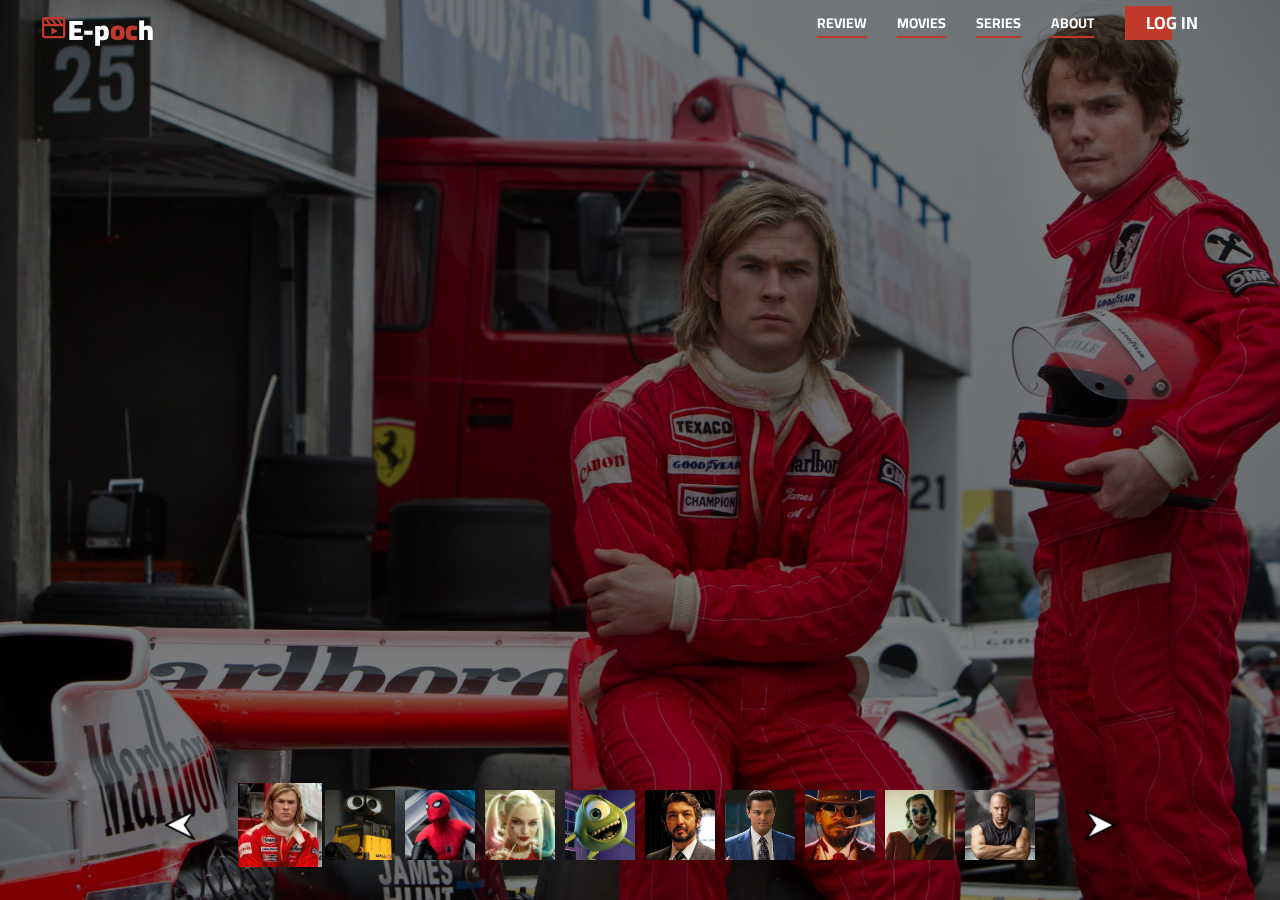
<file: pages/movies.html>
<!DOCTYPE html>
<html lang="en">
<head>
    <meta charset="UTF-8">
    <meta http-equiv="X-UA-Compatible" content="IE=edge">
    <meta name="viewport" content="width=device-width, initial-scale=1.0">
    <meta name="description" content="This is the website of movies where you can find premieres, info and actors">
    <meta name="keywords"  content="MOVIES,CINEMA,STREAM, PREMIERE, HOUSE OF GUCCI, SPACE JAM">
    <!--Google fonts-->
    <link rel="preconnect" href="https://fonts.googleapis.com">
    <link rel="preconnect" href="https://fonts.gstatic.com" crossorigin>
    <link href="https://fonts.googleapis.com/css2?family=Crimson+Pro:wght@600&display=swap" rel="stylesheet">
    <!-- Google Fonts -->
    <link rel="preconnect" href="https://fonts.gstatic.com">
    <link href="https://fonts.googleapis.com/css2?family=Cairo:wght@200;300;400;600;700;900&display=swap" rel="stylesheet">
    <!-- BOX ICONS -->
    <link href='https://unpkg.com/boxicons@2.0.7/css/boxicons.min.css' rel='stylesheet'>
    <title>Movies</title>
    <link rel="stylesheet" href="../css/bootstrap.min.css">
    <link rel="stylesheet" href="../css/moviestv.css">
</head>
<body>
    <!------------------- Nav ------------------>
    <div class="nav-wrapper">
      <div class="containernav">
          <div class="nav">
              <a href="../index.html" class="logonav">
                  <i class='bx bx-movie-play bx-tada main-color'></i>E-p<span class="main-color">oc</span>h
              </a>
              <ul class="nav-menu" id="nav-menu">
                  <li><a class="linefortext" href="../pages/review.html">Review</a></li>
                  <li><a class="linefortext" href="../pages/movies.html">Movies</a></li>
                  <li><a class="linefortext"  href="../pages/tvshows.html">Series</a></li>
                  <li><a class="linefortext" href="../pages/about.html">About</a></li>
                  <li>
                      <a href="../pages/login.html" class="btn btn-hover">
                          <span>Log in</span>
                      </a>
                  </li>
              </ul>
              <!-- MOBILE MENU -->
              <div class="hamburger-menu" id="hamburger-menu">
                  <div class="hamburger"></div>
              </div>
              <!-- END MOBILE MENU -->
          </div>
      </div>
  </div>
  <!------------------- Fin Nav ------------------>

    <!--Section Carousel -->
        <section class="home">
            <div id="carousel" class="carousel slide" data-ride="carousel">
            <div class="carousel-controls">
              <ol class="carousel-indicators">
                <li data-target="#carousel" data-slide-to="0" class="active" style="background-image:url('../images/carrruselimgpequeñas/rush.jpg')"></li>
                <li data-target="#carousel" data-slide-to="1" style="background-image:url('../images/carrruselimgpequeñas/walle.jpg')"></li>
                <li data-target="#carousel" data-slide-to="2" style="background-image:url('../images/carrruselimgpequeñas/spider.jpg')"></li>
                <li data-target="#carousel" data-slide-to="3" style="background-image:url('../images/carrruselimgpequeñas/harlu.jpeg')"></li>
                <li data-target="#carousel" data-slide-to="4" style="background-image:url('../images/carrruselimgpequeñas/mike.jpg')"></li>
                <li data-target="#carousel" data-slide-to="5" style="background-image:url('../images/carrruselimgpequeñas/darin.jpg')"></li>
                <li data-target="#carousel" data-slide-to="6" style="background-image:url('../images/carrruselimgpequeñas/leo.jpg')"></li>
                <li data-target="#carousel" data-slide-to="7" style="background-image:url('../images/carrruselimgpequeñas/django.jpg')"></li>
                <li data-target="#carousel" data-slide-to="8" style="background-image:url('../images/carrruselimgpequeñas/joker.jpg')"></li>
                <li data-target="#carousel" data-slide-to="9" style="background-image:url('../images/carrruselimgpequeñas/vindiese.jpg')"></li>
              </ol>
              <a class="carousel-control-prev" href="#carousel" role="button" data-slide="prev">
               <img src="../images/botoncaruizquierda.png" alt="Prev"> 
            </a>
            <a class="carousel-control-next" href="#carousel" role="button" data-slide="next">
              <img src="../images/botoncaruderecha.png" alt="Next">
            </a>
            </div>
            <div class="carousel-inner">
              <div class="carousel-item active" style="background-image:url('../images/carurush.jpg')">
                <div class="container">
                   <h2>Rush</h2>
                   <p>2012</p>
                </div>
              </div>
              <div class="carousel-item" style="background-image:url('../images/carousel2.jpg')">
                <div class="container">
                   <h2>Wall-E</h2>
                   <p>2010</p>
                </div>
              </div>


              <div class="carousel-item" style="background-image:url('../images/carousel3.jpg')">
                <div class="container">
                   <h2>SpiderMan:Far From Home</h2>
                   <p>2020</p>
                </div>
              </div>

              <div class="carousel-item" style="background-image:url('../images/carousel4.jpg')">
                <div class="container">
                   <h2>Suicide Squad</h2>
                   <p>2020</p>
                </div>
              </div>

              <div class="carousel-item" style="background-image:url('../images/carousel5.jpg')">
                <div class="container">
                   <h2>Monster At Work</h2>
                   <p>2020</p>
                </div>
              </div>

              <div class="carousel-item" style="background-image:url('../images/carouselsecret.jpg')">
                <div class="container">
                   <h2>The Secret in Their Eyes</h2>
                   <p>2020</p>
                </div>
              </div>

              <div class="carousel-item" style="background-image:url('../images/caruwolfof.jpg')">
                <div class="container">
                   <h2>The Wolf Of Wall Street</h2>
                   <p>2020</p>
                </div>
              </div>

              <div class="carousel-item" style="background-image:url('../images/carodjango.jpg')">
                <div class="container">
                   <h2>Django</h2>
                   <p>2020</p>
                </div>
              </div>

              <div class="carousel-item" style="background-image:url('../images/carousel9.jpg')">
                <div class="container">
                   <h2>The Joker</h2>
                   <p>2020</p>
                </div>
              </div>

              <div class="carousel-item" style="background-image:url('../images/carousel10.jpg')">
                <div class="container">
                   <h2>Fast And Furious 9</h2>
                   <p>2020</p>
                </div>
              </div>


            </div>
          </div>
           </section>
    <!--End Section Carousel -->

      <script src="https://ajax.googleapis.com/ajax/libs/jquery/3.5.1/jquery.min.js"></script>
      <script src="https://cdnjs.cloudflare.com/ajax/libs/popper.js/1.16.0/umd/popper.min.js"></script>
      <script src="https://maxcdn.bootstrapcdn.com/bootstrap/4.5.2/js/bootstrap.min.js"></script>
      <script src="../js/app.js"></script>
</body>
</html>
</file>
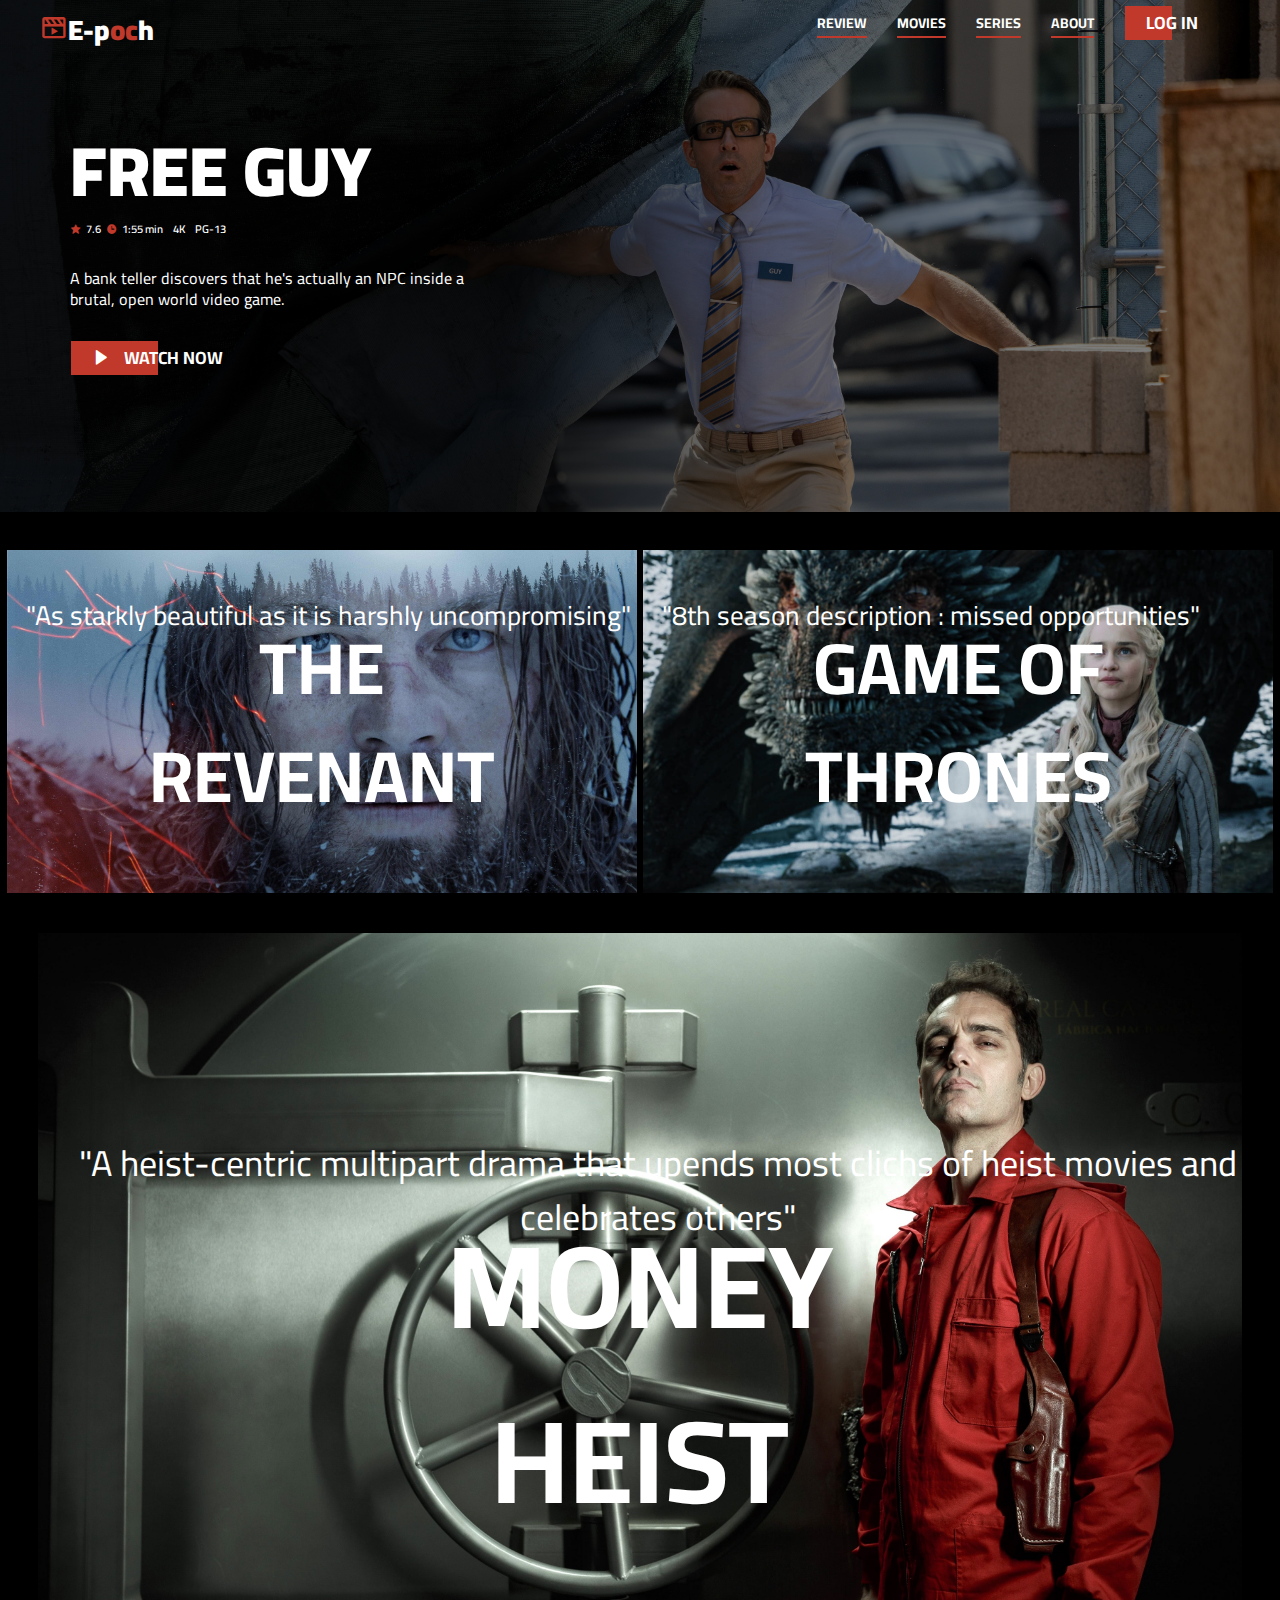
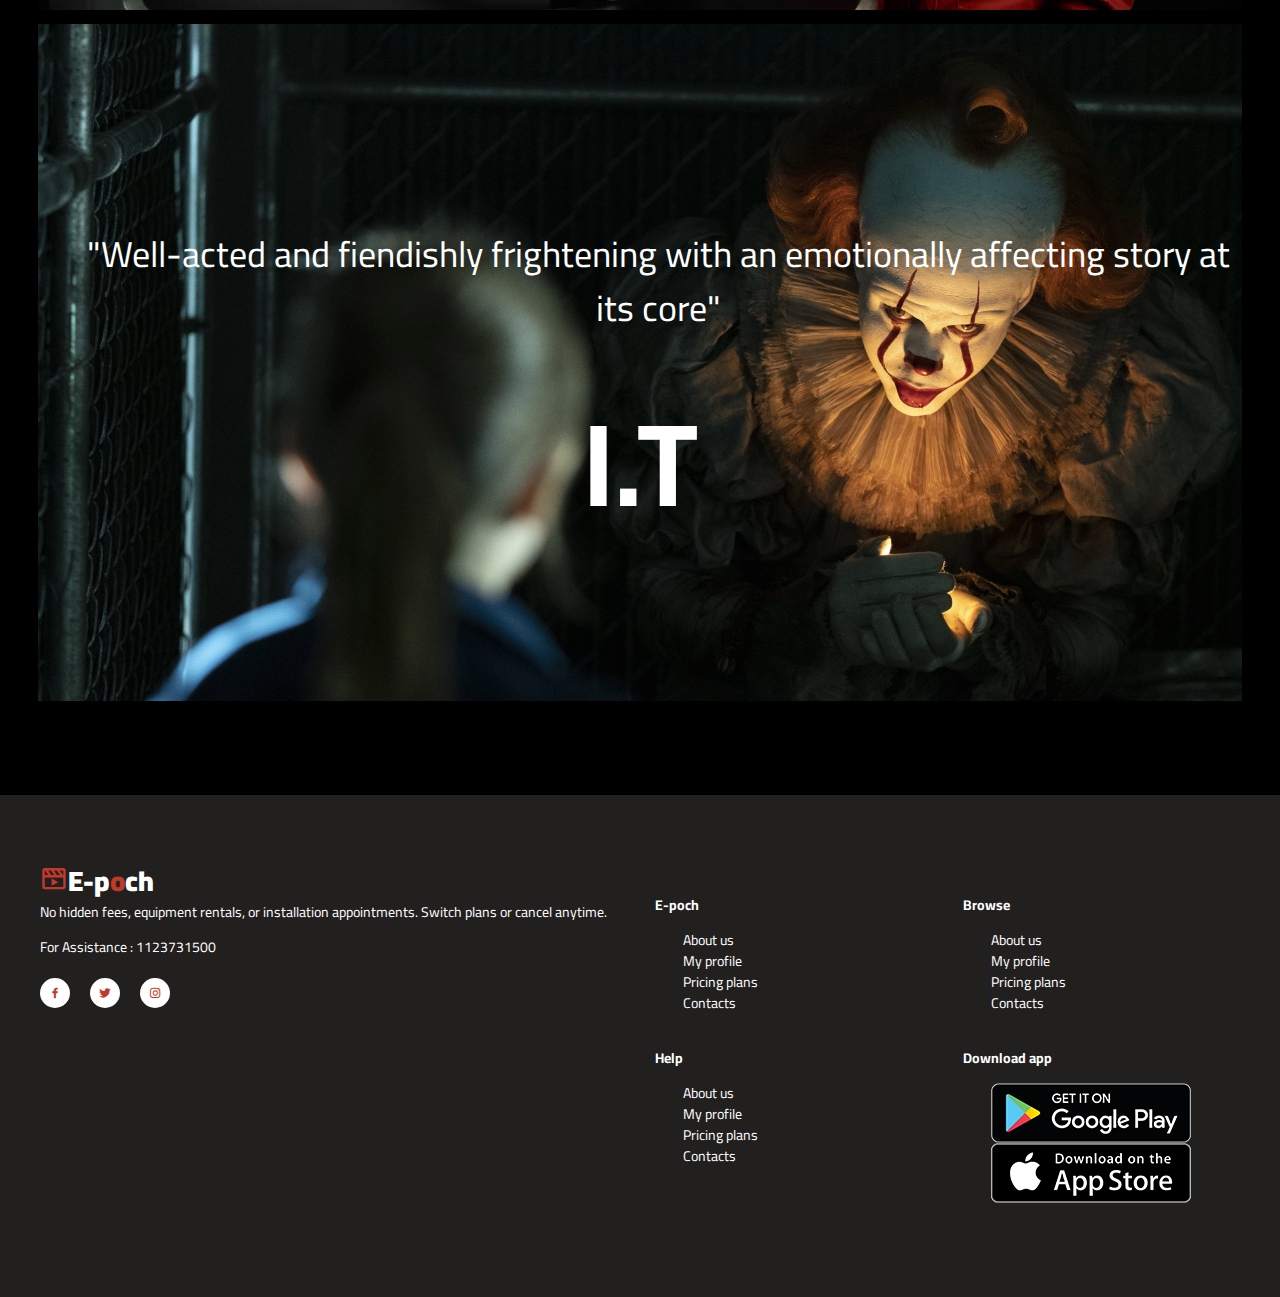
<file: pages/review.html>
<!DOCTYPE html>
<html lang="en">

<!------------------- Header ------------------>
<head>
    <meta charset="UTF-8">
    <meta http-equiv="X-UA-Compatible" content="IE=edge">
    <meta name="viewport" content="width=device-width, initial-scale=1.0">
    <meta name="description" content="This is the website of a entertainment platform where you can rate and see movies and tv shows">
    <meta name="keywords"  content="MOVIES,SERIES,TV,REVIEW,CONTENT">
    <title>Review</title>
    <!--Google fonts-->
    <link rel="preconnect" href="https://fonts.googleapis.com">
    <link rel="preconnect" href="https://fonts.gstatic.com" crossorigin>
    <link href="https://fonts.googleapis.com/css2?family=Rubik:ital,wght@1,500&display=swap" rel="stylesheet">
    <!-- Google Fonts -->
    <link rel="preconnect" href="https://fonts.gstatic.com">
    <link href="https://fonts.googleapis.com/css2?family=Cairo:wght@200;300;400;600;700;900&display=swap" rel="stylesheet">
    <!-- OWL CAROUSEL -->
    <link rel="stylesheet" href="https://cdnjs.cloudflare.com/ajax/libs/OwlCarousel2/2.3.4/assets/owl.carousel.min.css" integrity="sha512-tS3S5qG0BlhnQROyJXvNjeEM4UpMXHrQfTGmbQ1gKmelCxlSEBUaxhRBj/EFTzpbP4RVSrpEikbmdJobCvhE3g==" crossorigin="anonymous" />
    <!-- BOX ICONS -->
    <link href='https://unpkg.com/boxicons@2.0.7/css/boxicons.min.css' rel='stylesheet'>
    <!-- CSS Y BOOTSTRAP-->
    <link rel="stylesheet" href="../css/bootstrap.min.css">
    <link rel="stylesheet" href="../css/index.css">
    <link rel="stylesheet" href="../css/review.css">
</head>
<!------------------- Fin Header ------------------>


<body>
    <!------------------- Nav ------------------>
    <div class="nav-wrapper">
        <div class="containernav">
            <div class="nav">
                <a href="../index.html" class="logonav">
                    <i class='bx bx-movie-play bx-tada main-color'></i>E-p<span class="main-color">oc</span>h
                </a>
                <ul class="nav-menu" id="nav-menu">
                    <li><a class="linefortext" href="../pages/review.html">Review</a></li>
                    <li><a class="linefortext" href="../pages/movies.html">Movies</a></li>
                    <li><a class="linefortext"  href="../pages/tvshows.html">Series</a></li>
                    <li><a class="linefortext" href="../pages/about.html">About</a></li>
                    <li>
                        <a href="../pages/login.html" class="btn btn-hover">
                            <span>Log in</span>
                        </a>
                    </li>
                </ul>
                <!-- MOBILE MENU -->
                <div class="hamburger-menu" id="hamburger-menu">
                    <div class="hamburger"></div>
                </div>
                <!-- END MOBILE MENU -->
            </div>
        </div>
    </div>
    <!------------------- Fin Nav ------------------>


    <section>
        <div class="hero-slide-item">
            <img src="../images/review/freeguyprincipal.jpg" alt="">
            <div class="overlay"></div>
            <div class="hero-slide-item-content">
                <div class="item-content-wraper">
                    <div class="item-content-title">
                    FREE GUY
                    </div>
                    <div class="movie-infos">
                        <div class="movie-info">
                            <i class="bx bxs-star"></i>
                            <span>7.6</span>
                        </div>
                        <div class="movie-info">
                            <i class="bx bxs-time"></i>
                            <span>1:55 min</span>
                        </div>
                        <div class="movie-info">
                            <span>4K</span>
                        </div>
                        <div class="movie-info">
                            <span>PG-13</span>
                        </div>
                    </div>
                    <div class="item-content-description">
                      A bank teller discovers that he's actually an NPC inside a brutal, open world video game.
                    </div>
                    <div class="item-action">
                        <a href="#" class="btn btn-hover">
                            <i class="bx bxs-right-arrow"></i>
                            <span>Watch now</span>
                        </a>
                    </div>
                </div>
            </div>
        </div>
</section>



<section class="section2review colortexto">
    <figure class="textopapi">
        <img src="../images/review/elrenacidoreview1.jpg" alt="">
        <div class="textozoom">"As starkly beautiful as it is harshly uncompromising"</div>
        <div class="centrado">THE REVENANT</div>
    </figure>
    <figure class="textopapi">
        <img src="../images/review/gameofhto.jpg" alt="">
        <div class="textozoom">"8th season description : missed opportunities"</div>
        <div class="centrado">GAME OF THRONES</div>
    </figure>
</section>


<section class="section2div">
    <figure class="loki">
        <img src="../images/review/casadepapelreview.jpg" alt="money heist">
        <div class="textozoom3">"A heist-centric multipart drama that upends most clichs of heist movies and celebrates others"</div>
        <div class="centrado3">MONEY HEIST</div>
    </figure>
    <figure class="loki">
        <img src="../images/review/it.jpg" alt="the office">
        <div class="textozoom3">"Well-acted and fiendishly frightening with an emotionally affecting story at its core"</div>
        <div class="centrado3">I.T</div>
    </figure>
</section>




    <!-- FOOTER SECTION -->
    <footer class="section">
        <div class="container">
            <div class="row">
                <div class="col-4 col-md-6 col-sm-12">
                    <div class="content">
                        <a href="#" class="logo">
                            <i class='bx bx-movie-play bx-tada main-color'></i>E-p<span class="main-color">o</span>ch
                        </a>
                        <p>No hidden fees, equipment rentals, or installation appointments. Switch plans or cancel anytime.</p>
                        <p>For Assistance : 1123731500</p>
                        <div class="social-list">
                            <a href="#" class="social-item">
                                <i class="bx bxl-facebook"></i>
                            </a>
                            <a href="#" class="social-item">
                                <i class="bx bxl-twitter"></i>
                            </a>
                            <a href="#" class="social-item">
                                <i class="bx bxl-instagram"></i>
                            </a>
                        </div>
                    </div>
                </div>
                <div class="col-8 col-md-6 col-sm-12">
                    <div class="row">
                        <div class="col-3 col-md-6 col-sm-6">
                            <div class="content">
                                <p><b>E-poch</b></p>
                                <ul class="footer-menu">
                                    <li><a href="#">About us</a></li>
                                    <li><a href="#">My profile</a></li>
                                    <li><a href="#">Pricing plans</a></li>
                                    <li><a href="#">Contacts</a></li>
                                </ul>
                            </div>
                        </div>
                        <div class="col-3 col-md-6 col-sm-6">
                            <div class="content">
                                <p><b>Browse</b></p>
                                <ul class="footer-menu">
                                    <li><a href="#">About us</a></li>
                                    <li><a href="#">My profile</a></li>
                                    <li><a href="#">Pricing plans</a></li>
                                    <li><a href="#">Contacts</a></li>
                                </ul>
                            </div>
                        </div>
                        <div class="col-3 col-md-6 col-sm-6">
                            <div class="content">
                                <p><b>Help</b></p>
                                <ul class="footer-menu">
                                    <li><a href="#">About us</a></li>
                                    <li><a href="#">My profile</a></li>
                                    <li><a href="#">Pricing plans</a></li>
                                    <li><a href="#">Contacts</a></li>
                                </ul>
                            </div>
                        </div>
                        <div class="col-3 col-md-6 col-sm-6">
                            <div class="content">
                                <p><b>Download app</b></p>
                                <ul class="footer-menu">
                                    <li>
                                        <a href="#">
                                            <img src="../images/google-play.png" alt="">
                                        </a>
                                    </li>
                                    <li>
                                        <a href="#">
                                            <img src="../images/app-store.png" alt="">
                                        </a>
                                    </li>
                                </ul>
                            </div>
                        </div>
                    </div>
                </div>
            </div>
        </div>
    </footer>
    <!-- END FOOTER SECTION -->


    <script src="https://code.jquery.com/jquery-3.6.0.min.js" integrity="sha256-/xUj+3OJU5yExlq6GSYGSHk7tPXikynS7ogEvDej/m4=" crossorigin="anonymous"></script>
    <script src="https://cdnjs.cloudflare.com/ajax/libs/OwlCarousel2/2.3.4/owl.carousel.min.js" integrity="sha512-bPs7Ae6pVvhOSiIcyUClR7/q2OAsRiovw4vAkX+zJbw3ShAeeqezq50RIIcIURq7Oa20rW2n2q+fyXBNcU9lrw==" crossorigin="anonymous"></script>
    <script src="../js/app.js"></script>

</body>

</html>
</file>
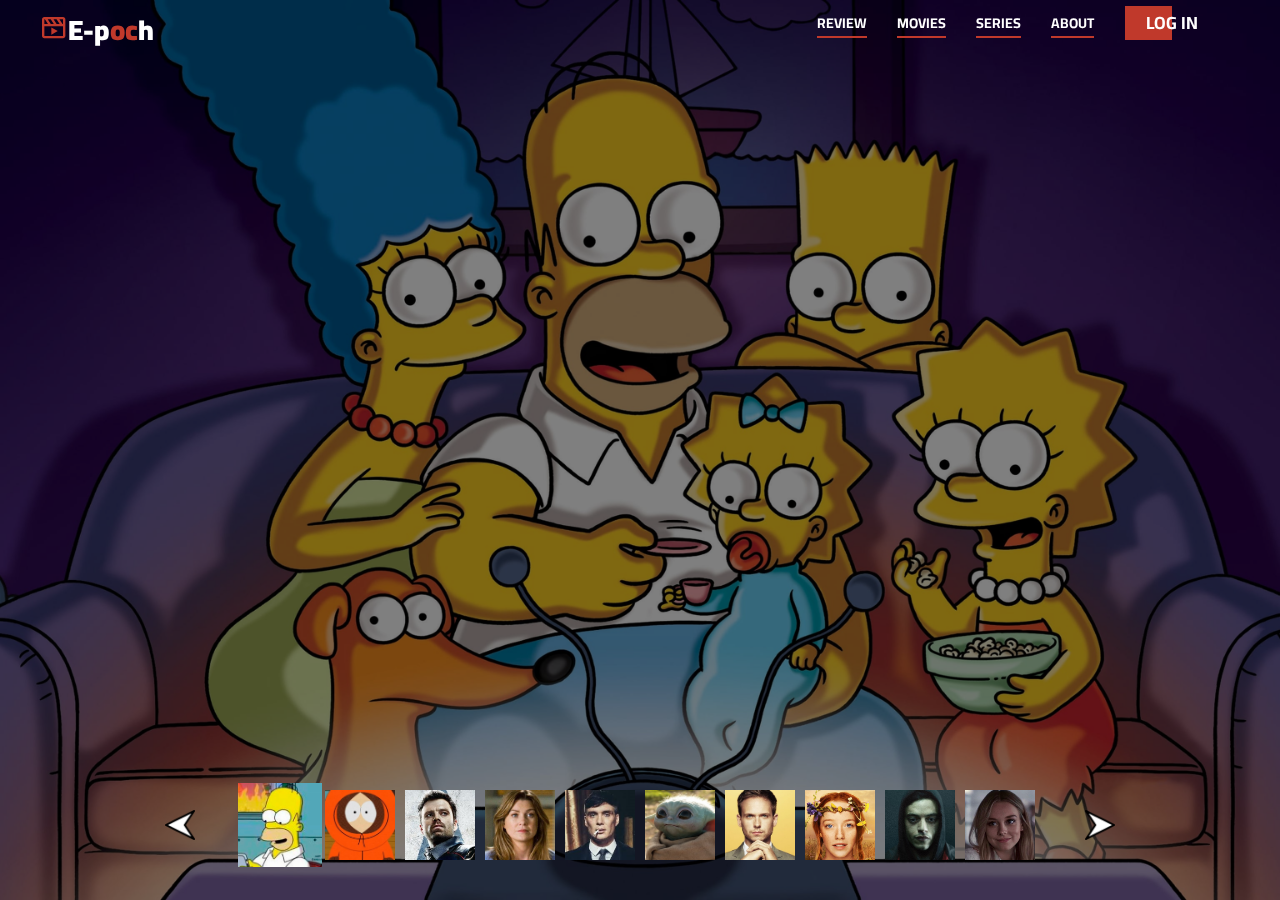
<file: pages/tvshows.html>
<!DOCTYPE html>
<html lang="en">
<head>
    <meta charset="UTF-8">
    <meta http-equiv="X-UA-Compatible" content="IE=edge">
    <meta name="viewport" content="width=device-width, initial-scale=1.0">
    <meta name="description" content="This is the website of movies where you can find premieres, info and actors">
    <meta name="keywords"  content="MOVIES,CINEMA,STREAM, PREMIERE, HOUSE OF GUCCI, SPACE JAM">
    <!--Google fonts-->
    <link rel="preconnect" href="https://fonts.googleapis.com">
    <link rel="preconnect" href="https://fonts.gstatic.com" crossorigin>
    <link href="https://fonts.googleapis.com/css2?family=Crimson+Pro:wght@600&display=swap" rel="stylesheet">
    <!-- Google Fonts -->
    <link rel="preconnect" href="https://fonts.gstatic.com">
    <link href="https://fonts.googleapis.com/css2?family=Cairo:wght@200;300;400;600;700;900&display=swap" rel="stylesheet">
    <!-- BOX ICONS -->
    <link href='https://unpkg.com/boxicons@2.0.7/css/boxicons.min.css' rel='stylesheet'>
    <title>Tv Shows</title>
    <link rel="stylesheet" href="../css/bootstrap.min.css">
    <link rel="stylesheet" href="../css/moviestv.css">
</head>
<body>

    <!------------------- Nav ------------------>
    <div class="nav-wrapper">
      <div class="containernav">
          <div class="nav">
              <a href="../index.html" class="logonav">
                  <i class='bx bx-movie-play bx-tada main-color'></i>E-p<span class="main-color">oc</span>h
              </a>
              <ul class="nav-menu" id="nav-menu">
                  <li><a class="linefortext" href="../pages/review.html">Review</a></li>
                  <li><a class="linefortext" href="../pages/movies.html">Movies</a></li>
                  <li><a class="linefortext"  href="../pages/tvshows.html">Series</a></li>
                  <li><a class="linefortext" href="../pages/about.html">About</a></li>
                  <li>
                      <a href="../pages/login.html" class="btn btn-hover">
                          <span>Log in</span>
                      </a>
                  </li>
              </ul>
              <!-- MOBILE MENU -->
              <div class="hamburger-menu" id="hamburger-menu">
                  <div class="hamburger"></div>
              </div>
              <!-- END MOBILE MENU -->
          </div>
      </div>
  </div>
  <!------------------- Fin Nav ------------------>



    <!--Section Carousel -->
    <section class="home">
      <div id="carousel" class="carousel slide" data-ride="carousel">
        <div class="carousel-controls">
          <ol class="carousel-indicators">
            <li data-target="#carousel" data-slide-to="0" class="active" style="background-image:url('../images/carrruselimgpequeñas/homero.jpg')"></li>
            <li data-target="#carousel" data-slide-to="1" style="background-image:url('../images/carrruselimgpequeñas/kenny.jpg')"></li>
            <li data-target="#carousel" data-slide-to="2" style="background-image:url('../images/carrruselimgpequeñas/wintersolder.jpg')"></li>
            <li data-target="#carousel" data-slide-to="3" style="background-image:url('../images/carrruselimgpequeñas/meredithgrey.jpg')"></li>
            <li data-target="#carousel" data-slide-to="4" style="background-image:url('../images/carrruselimgpequeñas/thomyhelby.jpg')"></li>
            <li data-target="#carousel" data-slide-to="5" style="background-image:url('../images/carrruselimgpequeñas/babyyoda.jpg')"></li>
            <li data-target="#carousel" data-slide-to="6" style="background-image:url('../images/carrruselimgpequeñas/mikeross.jpg')"></li>
            <li data-target="#carousel" data-slide-to="7" style="background-image:url('../images/carrruselimgpequeñas/anne.jpg')"></li>
            <li data-target="#carousel" data-slide-to="8" style="background-image:url('../images/carrruselimgpequeñas/elliot.jpg')"></li>
            <li data-target="#carousel" data-slide-to="9" style="background-image:url('../images/carrruselimgpequeñas/elite.jpeg')"></li>
          </ol>
          <a class="carousel-control-prev" href="#carousel" role="button" data-slide="prev">
            <img src="../images/botoncaruizquierda.png" alt="Prev"> 
          </a>
          <a class="carousel-control-next" href="#carousel" role="button" data-slide="next">
            <img src="../images/botoncaruderecha.png" alt="Next">
          </a>
        </div>


        <div class="carousel-inner">
          <div class="carousel-item active" style="background-image:url('../images/carouselserie3.jpg')">
            <div class="container">
              <h2>The Simpsons</h2>
              <p>1990</p>
            </div>
          </div>


          <div class="carousel-item" style="background-image:url('../images/carouselserie5.jpg')">
            <div class="container">
              <h2>South Park</h2>
              <p>1997</p>
            </div>
          </div>


            <div class="carousel-item" style="background-image:url('../images/carouselwinter.jpg')">
              <div class="container">
                <h2>Falcon And The Winter Soldier</h2>
                <p>2021</p>
              </div>
            </div>

            <div class="carousel-item" style="background-image:url('../images/carouselgreys.jpg')">
              <div class="container">
                <h2>Grey's Anatomy</h2>
                <p>2002</p>
              </div>
            </div>

            <div class="carousel-item" style="background-image:url('../images/carouselpeaky.jpg')">
              <div class="container">
                <h2>Peaky Blinders</h2>
                <p>2017</p>
              </div>
            </div>

            <div class="carousel-item" style="background-image:url('../images/carouselmandalora.jpg')">
              <div class="container">
                <h2>The Mandalorian</h2>
                <p>2017</p>
              </div>
            </div>

            <div class="carousel-item" style="background-image:url('../images/carouselsuits.jpg')">
              <div class="container">
                <h2>Suits</h2>
                <p>2017</p>
              </div>
            </div>

            <div class="carousel-item" style="background-image:url('../images/caruanne.jpg')">
              <div class="container">
                <h2>Anne With An E</h2>
                <p>2017</p>
              </div>
            </div>

            <div class="carousel-item" style="background-image:url('../images/carouselmrrobottt.jpg')">
              <div class="container">
                <h2>Mr.Robot</h2>
                <p>2017</p>
              </div>
            </div>

            <div class="carousel-item" style="background-image:url('../images/carouselserie10.jpg')">
              <div class="container">
                <h2>Elite</h2>
                <p>2017</p>
              </div>
            </div>


        </div>
      </div>
    </section>
<!--End Section Carousel -->


      
      <script src="https://ajax.googleapis.com/ajax/libs/jquery/3.5.1/jquery.min.js"></script>
      <script src="https://cdnjs.cloudflare.com/ajax/libs/popper.js/1.16.0/umd/popper.min.js"></script>
      <script src="https://maxcdn.bootstrapcdn.com/bootstrap/4.5.2/js/bootstrap.min.js"></script>
      <script src="../js/app.js"></script>
</body>
</html>
</file>
<file: css/moviestv.css>
:root {
  --body-bg: black;
  --text-color: white;
  --nav-height: 60px;
  --space-top: 30px;
}

* {
  padding: 0;
  margin: 0;
  -webkit-box-sizing: border-box;
          box-sizing: border-box;
}

body {
  font-family: "Cairo", sans-serif;
  background-color: black;
  color: white;
}

a {
  text-decoration: none;
  color: unset;
}

img {
  max-width: 100%;
}

.main-color {
  color: #c0392b;
}

.section {
  padding-top: 80px;
}

.container {
  max-width: 1920px;
  padding: 0 40px;
  margin: auto;
}

.logo {
  font-size: 2rem;
  font-weight: 900;
}

.linefortext {
  border-bottom: 2px solid #c0392b;
}

.colortexto {
  color: white;
}

.colortextoblack {
  color: black;
}

.colortextored {
  color: #c0392b;
}

.nav-wrapper {
  position: absolute;
  top: 0;
  left: 0;
  width: 100%;
  z-index: 99;
}

.nav-wrapper .containernav {
  max-width: 1920px;
  padding: 0 40px;
  margin: auto;
}

.nav-wrapper .nav {
  display: -webkit-box;
  display: -ms-flexbox;
  display: flex;
  -webkit-box-align: center;
      -ms-flex-align: center;
          align-items: center;
  -webkit-box-pack: justify;
      -ms-flex-pack: justify;
          justify-content: space-between;
  color: white;
  height: 60px;
}

.nav-wrapper .nav a {
  color: white;
}

.nav-wrapper .nav .logonav {
  font-size: 2rem;
  font-weight: 900;
}

.nav-wrapper .nav .nav-menu {
  list-style-type: none;
  display: -webkit-box;
  display: -ms-flexbox;
  display: flex;
  -webkit-box-align: center;
      -ms-flex-align: center;
          align-items: center;
  padding: 0 20px;
}

.nav-wrapper .nav .nav-menu li ~ li {
  margin-left: 30px;
}

.nav-wrapper .nav .nav-menu a {
  text-transform: uppercase;
  font-weight: 700;
}

.nav-wrapper .nav .nav-menu a:hover {
  color: #c0392b;
}

.nav-wrapper .nav .nav-menu a.btn:hover,
.nav-wrapper .nav .nav-menu a.logo:hover,
.nav-wrapper .nav .nav-menu a.movie-item:hover {
  color: unset;
}

.nav-wrapper .nav .nav-menu .btn {
  color: #ffffff;
  padding: 0.25rem 1.5rem;
  text-transform: uppercase;
  font-size: 1.25rem;
  font-weight: 700;
  display: -webkit-inline-box;
  display: -ms-inline-flexbox;
  display: inline-flex;
  position: relative;
  -webkit-box-align: center;
      -ms-flex-align: center;
          align-items: center;
}

.nav-wrapper .nav .nav-menu .btn-hover::before {
  z-index: 1;
  content: "";
  position: absolute;
  top: 0;
  left: 0;
  width: 50%;
  height: 100%;
  background-color: #c0392b;
  -webkit-transition: 0.3s ease-in-out;
  transition: 0.3s ease-in-out;
}

.nav-wrapper .nav .nav-menu .btn-hover:hover::before {
  width: 100%;
}

.nav-wrapper .nav .nav-menu .btn i,
.nav-wrapper .nav .nav-menu .btn span {
  z-index: 1;
}

.nav-wrapper .nav .nav-menu .btn i {
  margin-right: 1rem;
}

.hamburger-menu {
  --size: 30px;
  height: var(--size);
  width: var(--size);
  cursor: pointer;
  z-index: 101;
  position: relative;
  display: none;
  -webkit-box-align: center;
      -ms-flex-align: center;
          align-items: center;
}

.hamburger {
  position: relative;
}

.hamburger,
.hamburger::before,
.hamburger::after {
  width: var(--size);
  height: 3px;
  border-radius: 0.5rem;
  background-color: var(--text-color);
  -webkit-transition: 0.4s;
  transition: 0.4s;
}

.hamburger::before,
.hamburger::after {
  content: "";
  position: absolute;
  left: 0;
}

.hamburger::before {
  top: -10px;
}

.hamburger::after {
  bottom: -10px;
}

.hamburger-menu.active .hamburger {
  background-color: transparent;
}

.hamburger-menu.active .hamburger::before {
  -webkit-transform-origin: top left;
          transform-origin: top left;
  -webkit-transform: rotate(45deg);
          transform: rotate(45deg);
  left: 6px;
}

.hamburger-menu.active .hamburger::after {
  -webkit-transform-origin: bottom left;
          transform-origin: bottom left;
  -webkit-transform: rotate(-45deg);
          transform: rotate(-45deg);
  left: 6px;
}

.home .carousel-item {
  min-height: 100vh;
  background-position: center;
  background-size: cover;
  position: relative;
  z-index: 1;
}

.home .carousel-item:before {
  content: '';
  position: absolute;
  left: 0;
  top: 0;
  width: 100%;
  height: 100%;
  background-color: rgba(0, 0, 0, 0.5);
  z-index: -1;
}

.home .carousel-item .container {
  position: absolute;
  left: 50%;
  top: 50%;
  -webkit-transform: translate(-50%, -50%);
          transform: translate(-50%, -50%);
  text-align: center;
}

.home .carousel-item h2 {
  font-size: 80px;
  color: white;
  margin: 0 0 10px;
  opacity: 0;
}

.home .carousel-item p {
  font-size: 25px;
  margin: 0;
  color: white;
  opacity: 0;
}

.home .carousel-item.active h2 {
  -webkit-animation: fadeInLeft 0.5s ease forwards;
          animation: fadeInLeft 0.5s ease forwards;
}

.home .carousel-item.active p {
  -webkit-animation: fadeInRight 0.5s ease forwards;
          animation: fadeInRight 0.5s ease forwards;
}

@-webkit-keyframes fadeInLeft {
  0% {
    opacity: 0;
    -webkit-transform: translateX(-30px);
            transform: translateX(-30px);
  }
  100% {
    opacity: 1;
    -webkit-transform: translateX(0px);
            transform: translateX(0px);
  }
}

@keyframes fadeInLeft {
  0% {
    opacity: 0;
    -webkit-transform: translateX(-30px);
            transform: translateX(-30px);
  }
  100% {
    opacity: 1;
    -webkit-transform: translateX(0px);
            transform: translateX(0px);
  }
}

@-webkit-keyframes fadeInRight {
  0% {
    opacity: 0;
    -webkit-transform: translateX(30px);
            transform: translateX(30px);
  }
  100% {
    opacity: 1;
    -webkit-transform: translateX(0px);
            transform: translateX(0px);
  }
}

@keyframes fadeInRight {
  0% {
    opacity: 0;
    -webkit-transform: translateX(30px);
            transform: translateX(30px);
  }
  100% {
    opacity: 1;
    -webkit-transform: translateX(0px);
            transform: translateX(0px);
  }
}

.home .carousel-controls {
  position: absolute;
  left: 50%;
  bottom: 40px;
  z-index: 10;
  -webkit-transform: translateX(-50%);
          transform: translateX(-50%);
}

.home .carousel-indicators {
  position: relative;
  margin: 0;
}

.home .carousel-indicators li {
  height: 70px;
  width: 70px;
  margin: 0 5px;
  background-position: center;
  background-size: cover;
  -webkit-transition: all 0.3s ease;
  transition: all 0.3s ease;
}

.home .carousel-indicators li.active {
  border-color: white;
  -webkit-transform: scale(1.2);
          transform: scale(1.2);
}

.home .carousel-control-next,
.home .carousel-control-prev {
  height: 60px;
  width: 60px;
  opacity: 1;
  z-index: 3;
  top: 50%;
  -webkit-transform: translateY(-50%);
          transform: translateY(-50%);
  border-radius: 50%;
  -webkit-transition: all 0.3s ease;
  transition: all 0.3s ease;
}

.home .carousel-control-next:hover,
.home .carousel-control-prev:hover {
  -webkit-box-shadow: 0 0 10px white;
          box-shadow: 0 0 10px white;
}

.home .carousel-control-next img,
.home .carousel-control-prev img {
  width: 30px;
}

.home .carousel-control-next {
  right: -90px;
}

.home .carousel-control-prev {
  left: -90px;
}

@media only screen and (max-width: 1280px) {
  html {
    font-size: 14px;
  }
  .hero-slide-item {
    padding-top: 50%;
  }
  .item-content-wraper {
    width: 50%;
  }
}

@media only screen and (max-width: 768px) {
  html {
    font-size: 12px;
  }
  .container {
    padding: 0 15px;
  }
  .nav-wrapper {
    position: -webkit-sticky;
    position: sticky;
    top: 0;
    left: 0;
    width: 100%;
    background-color: #000000;
    z-index: 99;
  }
  .hero-slide-item {
    height: -webkit-max-content;
    height: -moz-max-content;
    height: max-content;
    padding-top: unset;
  }
  .item-content-wraper {
    width: 100%;
    height: 100%;
    padding-bottom: 20px;
    padding-right: 5rem;
    background-color: rgba(0, 0, 0, 0.2);
  }
  .hero-slide-item-content {
    position: relative;
  }
  .hero-slide-item img {
    height: 100%;
  }
  .item-content-title {
    font-size: 3rem;
  }
  .hamburger-menu {
    display: -ms-grid;
    display: grid;
  }
  .nav-menu {
    position: absolute;
    top: 100%;
    left: -100%;
    background-color: #000000;
    -webkit-box-orient: vertical;
    -webkit-box-direction: normal;
        -ms-flex-direction: column;
            flex-direction: column;
    width: 80%;
    height: 100vh;
    padding: 20px;
    -webkit-transition: 0.3s ease-in-out;
    transition: 0.3s ease-in-out;
  }
  .nav-menu li {
    margin: 10px 30px;
  }
  .nav-menu.active {
    left: 0;
  }
  .home .carousel-control-next,
  .home .carousel-control-prev {
    display: none;
  }
  .home .carousel-indicators li {
    height: 50px;
    width: 50px;
  }
  .home .carousel-item h2 {
    font-size: 45px;
  }
  .home .carousel-item p {
    font-size: 22px;
  }
}

@media (max-width: 414px) {
  .home .carousel-item {
    min-height: 100vh;
    background-position: center;
    background-size: cover;
    position: relative;
    z-index: 1;
  }
  .home .carousel-control-next,
  .home .carousel-control-prev {
    display: none;
  }
  .home .carousel-indicators li {
    height: 30px;
    width: 30px;
  }
  .home .carousel-item h2 {
    font-size: 35px;
  }
  .home .carousel-item p {
    font-size: 12px;
  }
}
/*# sourceMappingURL=moviestv.css.map */
</file>
<file: css/index.css>
:root {
  --body-bg: black;
  --text-color: white;
  --nav-height: 60px;
  --space-top: 30px;
}

* {
  padding: 0;
  margin: 0;
  -webkit-box-sizing: border-box;
          box-sizing: border-box;
}

body {
  font-family: "Cairo", sans-serif;
  background-color: black;
  color: white;
}

a {
  text-decoration: none;
  color: unset;
}

img {
  max-width: 100%;
}

.main-color {
  color: #c0392b;
}

.section {
  padding-top: 80px;
}

.container {
  max-width: 1920px;
  padding: 0 40px;
  margin: auto;
}

.logo {
  font-size: 2rem;
  font-weight: 900;
}

.linefortext {
  border-bottom: 2px solid #c0392b;
}

.colortexto {
  color: white;
}

.colortextoblack {
  color: black;
}

.colortextored {
  color: #c0392b;
}

.nav-wrapper {
  position: absolute;
  top: 0;
  left: 0;
  width: 100%;
  z-index: 99;
}

.nav-wrapper .containernav {
  max-width: 1920px;
  padding: 0 40px;
  margin: auto;
}

.nav-wrapper .nav {
  display: -webkit-box;
  display: -ms-flexbox;
  display: flex;
  -webkit-box-align: center;
      -ms-flex-align: center;
          align-items: center;
  -webkit-box-pack: justify;
      -ms-flex-pack: justify;
          justify-content: space-between;
  color: white;
  height: 60px;
}

.nav-wrapper .nav a {
  color: white;
}

.nav-wrapper .nav .logonav {
  font-size: 2rem;
  font-weight: 900;
}

.nav-wrapper .nav .nav-menu {
  list-style-type: none;
  display: -webkit-box;
  display: -ms-flexbox;
  display: flex;
  -webkit-box-align: center;
      -ms-flex-align: center;
          align-items: center;
  padding: 0 20px;
}

.nav-wrapper .nav .nav-menu li ~ li {
  margin-left: 30px;
}

.nav-wrapper .nav .nav-menu a {
  text-transform: uppercase;
  font-weight: 700;
}

.nav-wrapper .nav .nav-menu a:hover {
  color: #c0392b;
}

.nav-wrapper .nav .nav-menu a.btn:hover,
.nav-wrapper .nav .nav-menu a.logo:hover,
.nav-wrapper .nav .nav-menu a.movie-item:hover {
  color: unset;
}

.nav-wrapper .nav .nav-menu .btn {
  color: #ffffff;
  padding: 0.25rem 1.5rem;
  text-transform: uppercase;
  font-size: 1.25rem;
  font-weight: 700;
  display: -webkit-inline-box;
  display: -ms-inline-flexbox;
  display: inline-flex;
  position: relative;
  -webkit-box-align: center;
      -ms-flex-align: center;
          align-items: center;
}

.nav-wrapper .nav .nav-menu .btn-hover::before {
  z-index: 1;
  content: "";
  position: absolute;
  top: 0;
  left: 0;
  width: 50%;
  height: 100%;
  background-color: #c0392b;
  -webkit-transition: 0.3s ease-in-out;
  transition: 0.3s ease-in-out;
}

.nav-wrapper .nav .nav-menu .btn-hover:hover::before {
  width: 100%;
}

.nav-wrapper .nav .nav-menu .btn i,
.nav-wrapper .nav .nav-menu .btn span {
  z-index: 1;
}

.nav-wrapper .nav .nav-menu .btn i {
  margin-right: 1rem;
}

.hamburger-menu {
  --size: 30px;
  height: var(--size);
  width: var(--size);
  cursor: pointer;
  z-index: 101;
  position: relative;
  display: none;
  -webkit-box-align: center;
      -ms-flex-align: center;
          align-items: center;
}

.hamburger {
  position: relative;
}

.hamburger,
.hamburger::before,
.hamburger::after {
  width: var(--size);
  height: 3px;
  border-radius: 0.5rem;
  background-color: var(--text-color);
  -webkit-transition: 0.4s;
  transition: 0.4s;
}

.hamburger::before,
.hamburger::after {
  content: "";
  position: absolute;
  left: 0;
}

.hamburger::before {
  top: -10px;
}

.hamburger::after {
  bottom: -10px;
}

.hamburger-menu.active .hamburger {
  background-color: transparent;
}

.hamburger-menu.active .hamburger::before {
  -webkit-transform-origin: top left;
          transform-origin: top left;
  -webkit-transform: rotate(45deg);
          transform: rotate(45deg);
  left: 6px;
}

.hamburger-menu.active .hamburger::after {
  -webkit-transform-origin: bottom left;
          transform-origin: bottom left;
  -webkit-transform: rotate(-45deg);
          transform: rotate(-45deg);
  left: 6px;
}

main {
  width: 100%;
  max-width: 1900px;
}

main video {
  width: 100%;
}

main div {
  width: 100%;
  max-width: 1700px;
  position: relative;
}

main h1 {
  position: absolute;
  bottom: 40px;
  width: 70%;
  font-size: 11vh;
  font-family: 'Rubik', sans-serif;
}

.sectionhome__div {
  display: -webkit-box;
  display: -ms-flexbox;
  display: flex;
  background-color: black;
  padding: 10px;
  -webkit-box-orient: vertical;
  -webkit-box-direction: normal;
      -ms-flex-direction: column;
          flex-direction: column;
  -webkit-box-align: center;
      -ms-flex-align: center;
          align-items: center;
}

.sectionhome__div .sectionhome__divp1 {
  color: grey;
  font-size: 15px;
}

.sectionhome__div .sectionhome__divh2 {
  font-size: 62px;
  font-family: 'Rubik', sans-serif;
}

.sectionhome__div .sectionhome__divp2 {
  font-size: 18px;
}

.sectionhome2 {
  display: -webkit-box;
  display: -ms-flexbox;
  display: flex;
  -ms-flex-wrap: wrap;
      flex-wrap: wrap;
}

.sectiomehome2__div {
  width: 100%;
  max-width: 650px;
  margin: 5px auto;
  position: relative;
  overflow: hidden;
  cursor: pointer;
  display: -webkit-box;
  display: -ms-flexbox;
  display: flex;
  -webkit-box-align: end;
      -ms-flex-align: end;
          align-items: flex-end;
}

.sectiomehome2__div::before, .sectiomehome2__div:after {
  content: "";
  position: absolute;
  width: calc(100% - 30px);
  height: 4px;
  background: #c0392b;
  -webkit-transition: all .3s;
  transition: all .3s;
}

.sectiomehome2__div:before {
  left: -100%;
  top: 10px;
}

.sectiomehome2__div:after {
  left: 100%;
  bottom: 10px;
}

.sectiomehome2__div:hover:before, .sectiomehome2__div:hover:after {
  left: 15px;
}

.sectiomehome2__div img {
  width: 100%;
}

.sectiomehome2__div .sectionehome2__div__div {
  text-align: center;
  position: absolute;
  -webkit-transition: all .3s;
  transition: all .3s;
  -webkit-transform: scale(1.5);
          transform: scale(1.5);
  opacity: 0;
}

.sectiomehome2__div .sectionehome2__div__div p {
  font-size: 18x;
  margin-left: 20px;
  margin-bottom: 13px;
}

.sectiomehome2__div:hover .sectionehome2__div__div {
  -webkit-transform: scale(1);
          transform: scale(1);
  opacity: 1;
}

.pricing-header {
  margin-bottom: 30px;
  text-align: center;
  font-size: 10vh;
  font-weight: 700;
  text-transform: uppercase;
}

.pricing-box {
  padding: 50px;
  margin: 15px 0;
  background-color: #221f1f;
  border-top: 5px solid transparent;
  -webkit-transition: -webkit-transform 0.3s ease-in-out;
  transition: -webkit-transform 0.3s ease-in-out;
  transition: transform 0.3s ease-in-out;
  transition: transform 0.3s ease-in-out, -webkit-transform 0.3s ease-in-out;
}

.pricing-box:hover {
  -webkit-transform: translateY(-20px);
          transform: translateY(-20px);
}

.pricing-box.hightlight {
  border-top: 5px solid #c0392b;
}

.pricing-box-header {
  display: -webkit-box;
  display: -ms-flexbox;
  display: flex;
  -webkit-box-align: center;
      -ms-flex-align: center;
          align-items: center;
  -webkit-box-pack: justify;
      -ms-flex-pack: justify;
          justify-content: space-between;
  font-size: 1.5rem;
}

.pricing-price {
  font-weight: 700;
}

.pricing-price span {
  font-size: 1rem;
}

.pricing-box-content {
  text-align: center;
  margin-top: 60px;
  font-size: 1.25rem;
}

.pricing-box-action {
  text-align: center;
  margin-top: 60px;
}

.pricing-box-action .btn {
  color: #ffffff;
  padding: 0.25rem 1.5rem;
  text-transform: uppercase;
  font-size: 1.25rem;
  font-weight: 700;
  display: -webkit-inline-box;
  display: -ms-inline-flexbox;
  display: inline-flex;
  position: relative;
  -webkit-box-align: center;
      -ms-flex-align: center;
          align-items: center;
}

.pricing-box-action .btn-hover::before {
  z-index: 1;
  content: "";
  position: absolute;
  top: 0;
  left: 0;
  width: 50%;
  height: 100%;
  background-color: #c0392b;
  -webkit-transition: 0.3s ease-in-out;
  transition: 0.3s ease-in-out;
}

.pricing-box-action .btn-hover:hover::before {
  width: 100%;
}

.pricing-box-action .btn i,
.pricing-box-action .btn span {
  z-index: 1;
}

.pricing-box-action .btn i {
  margin-right: 1rem;
}

.section-header {
  margin-bottom: 30px;
  padding-left: 20px;
  text-transform: uppercase;
  font-size: 1.5rem;
  font-weight: 700;
  border-left: 4px solid #c0392b;
  display: -webkit-box;
  display: -ms-flexbox;
  display: flex;
  -webkit-box-align: center;
      -ms-flex-align: center;
          align-items: center;
}

.carousel-nav-center {
  position: relative;
}

.carousel-nav-center .owl-nav button i {
  font-size: 3rem;
}

.carousel-nav-center .owl-nav button {
  position: absolute;
  top: 50%;
  -webkit-transform: translateY(-50%);
          transform: translateY(-50%);
}

.carousel-nav-center .owl-nav .owl-prev {
  position: absolute;
  left: 5px;
}

.carousel-nav-center .owl-nav .owl-next {
  position: absolute;
  right: 5px;
}

.movie-item {
  display: block;
  position: relative;
  overflow: hidden;
  padding-top: 140%;
  cursor: pointer;
}

.movie-item img {
  position: absolute;
  top: 0;
  left: 0;
  width: 100%;
  -webkit-transition: -webkit-transform 0.3s linear;
  transition: -webkit-transform 0.3s linear;
  transition: transform 0.3s linear;
  transition: transform 0.3s linear, -webkit-transform 0.3s linear;
}

.movie-item:hover img {
  -webkit-transform: scale(1.2);
          transform: scale(1.2);
}

.movie-item-content {
  position: absolute;
  bottom: 0;
  left: 0;
  width: 100%;
  padding: 5px;
  background-color: rgba(0, 0, 0, 0.8);
}

.movie-item-content::before {
  content: "";
  position: absolute;
  bottom: 100%;
  left: 0;
  width: 100%;
  height: 100px;
  background: -webkit-gradient(linear, left bottom, left top, from(rgba(0, 0, 0, 0.8)), to(rgba(0, 0, 0, 0)));
  background: linear-gradient(to top, rgba(0, 0, 0, 0.8), rgba(0, 0, 0, 0));
}

.movie-item-title {
  color: var(--text-color);
  font-size: 1.5rem;
  position: relative;
  font-weight: 700;
}

.movie-item {
  display: block;
  position: relative;
  overflow: hidden;
  padding-top: 140%;
  cursor: pointer;
}

.movie-item img {
  position: absolute;
  top: 0;
  left: 0;
  width: 100%;
  -webkit-transition: -webkit-transform 0.3s linear;
  transition: -webkit-transform 0.3s linear;
  transition: transform 0.3s linear;
  transition: transform 0.3s linear, -webkit-transform 0.3s linear;
}

.movie-item:hover img {
  -webkit-transform: scale(1.2);
          transform: scale(1.2);
}

.movie-item-content {
  position: absolute;
  bottom: 0;
  left: 0;
  width: 100%;
  padding: 5px;
  background-color: rgba(0, 0, 0, 0.8);
}

.movie-item-content::before {
  content: "";
  position: absolute;
  bottom: 100%;
  left: 0;
  width: 100%;
  height: 100px;
  background: -webkit-gradient(linear, left bottom, left top, from(rgba(0, 0, 0, 0.8)), to(rgba(0, 0, 0, 0)));
  background: linear-gradient(to top, rgba(0, 0, 0, 0.8), rgba(0, 0, 0, 0));
}

.movie-item-title {
  color: var(--text-color);
  font-size: 1.5rem;
  position: relative;
  font-weight: 700;
}

.owl-nav button {
  border: none;
  outline: none;
}

.owl-nav button i {
  background-color: rgba(0, 0, 0, 0.6);
  border-radius: 50%;
}

.owl-nav button:hover i {
  color: #c0392b;
}

.news-header {
  padding-top: 5%;
  text-align: center;
  font-size: 10vh;
  font-weight: 700;
  text-transform: uppercase;
}

.sectionhome3 {
  padding-top: 5%;
  display: -webkit-box;
  display: -ms-flexbox;
  display: flex;
  -webkit-box-pack: space-evenly;
      -ms-flex-pack: space-evenly;
          justify-content: space-evenly;
}

.sectionhome3 .card {
  width: 27rem;
}

.sectionhome3 .card-body {
  background-color: black;
}

.sectionhome3 h5 {
  font-size: 3vh;
  color: gray;
  font-weight: bolder;
}

.sectionhome3 .card-title {
  font-size: 5vh;
  color: #c0392b;
}

.sectionhome3 .card-text {
  font-size: 3vh;
  font-weight: bolder;
}

.googlemap {
  padding-top: 30px;
  display: -webkit-box;
  display: -ms-flexbox;
  display: flex;
}

.googlemap .map2 {
  width: 100%;
  height: 400px;
}

.clientes {
  padding-top: 20px;
}

.clientes .partners {
  display: -webkit-box;
  display: -ms-flexbox;
  display: flex;
  font-size: 10vh;
  -webkit-box-pack: center;
      -ms-flex-pack: center;
          justify-content: center;
  font-weight: bolder;
  color: white;
}

.clientes .divclients {
  display: -webkit-box;
  display: -ms-flexbox;
  display: flex;
  background-color: white;
  -webkit-box-pack: center;
      -ms-flex-pack: center;
          justify-content: center;
  -webkit-box-pack: space-evenly;
      -ms-flex-pack: space-evenly;
          justify-content: space-evenly;
}

.clientes .divclients div {
  width: 400px;
}

.clientes .divclients div img {
  width: 300px;
  padding-top: 13%;
}

footer.section {
  margin-top: 80px;
  padding-bottom: 80px;
  position: relative;
  background-color: #221f1f;
}

footer a:hover {
  color: #c0392b;
}

footer a.logo {
  margin-top: -2.5rem;
  display: block;
}

footer a.logo:hover {
  color: unset;
}

.social-list {
  display: -webkit-box;
  display: -ms-flexbox;
  display: flex;
  -webkit-box-align: center;
      -ms-flex-align: center;
          align-items: center;
  margin-top: 20px;
}

.social-item {
  --size: 30px;
  height: var(--size);
  width: var(--size);
  display: -ms-grid;
  display: grid;
  place-items: center;
  border-radius: 50%;
  background-color: white;
  color: #c0392b;
}

.social-item:hover {
  background-color: #c0392b;
  color: white;
}

.social-item ~ .social-item {
  margin-left: 20px;
}

footer .content {
  margin-top: 20px;
}

.footer-menu {
  list-style-type: none;
}

.footer-menu a {
  display: inline-block;
  -webkit-transition: -webkit-transform 0.2s ease-in-out;
  transition: -webkit-transform 0.2s ease-in-out;
  transition: transform 0.2s ease-in-out;
  transition: transform 0.2s ease-in-out, -webkit-transform 0.2s ease-in-out;
}

.footer-menu a:hover {
  -webkit-transform: translateX(5px);
          transform: translateX(5px);
}

@media only screen and (max-width: 1280px) {
  html {
    font-size: 14px;
  }
  .hero-slide-item {
    padding-top: 50%;
  }
  .item-content-wraper {
    width: 50%;
  }
}

@media only screen and (max-width: 768px) {
  html {
    font-size: 12px;
  }
  .container {
    padding: 0 15px;
  }
  .nav-wrapper {
    position: -webkit-sticky;
    position: sticky;
    top: 0;
    left: 0;
    width: 100%;
    background-color: #000000;
    z-index: 99;
  }
  .hero-slide-item {
    height: -webkit-max-content;
    height: -moz-max-content;
    height: max-content;
    padding-top: unset;
  }
  .item-content-wraper {
    width: 100%;
    height: 100%;
    padding-bottom: 20px;
    padding-right: 5rem;
    background-color: rgba(0, 0, 0, 0.2);
  }
  .hero-slide-item-content {
    position: relative;
  }
  .hero-slide-item img {
    height: 100%;
  }
  .item-content-title {
    font-size: 3rem;
  }
  .hamburger-menu {
    display: -ms-grid;
    display: grid;
  }
  .nav-menu {
    position: absolute;
    top: 100%;
    left: -100%;
    background-color: #000000;
    -webkit-box-orient: vertical;
    -webkit-box-direction: normal;
        -ms-flex-direction: column;
            flex-direction: column;
    width: 80%;
    height: 100vh;
    padding: 20px;
    -webkit-transition: 0.3s ease-in-out;
    transition: 0.3s ease-in-out;
  }
  .nav-menu li {
    margin: 10px 30px;
  }
  .nav-menu.active {
    left: 0;
  }
  main {
    width: 100%;
    max-width: 1900px;
  }
  main video {
    width: 100%;
  }
  main div {
    width: 100%;
    max-width: 1700px;
    position: relative;
  }
  main h1 {
    position: absolute;
    padding-left: 15px;
    bottom: 25px;
    width: 70%;
    font-size: 6vh;
    font-family: 'Rubik', sans-serif;
  }
}

@media only screen and (max-width: 576px) {
  main {
    width: 100%;
    max-width: 1900px;
  }
  main video {
    width: 100%;
  }
  main div {
    width: 100%;
    max-width: 1700px;
    position: relative;
  }
  main h1 {
    position: absolute;
    padding-left: 15px;
    bottom: 25px;
    width: 70%;
    font-size: 4vh;
    font-family: 'Rubik', sans-serif;
  }
  .sectionhome3 {
    padding-top: 5%;
    display: -webkit-box;
    display: -ms-flexbox;
    display: flex;
    -webkit-box-orient: vertical;
    -webkit-box-direction: normal;
        -ms-flex-direction: column;
            flex-direction: column;
    -webkit-box-align: center;
        -ms-flex-align: center;
            align-items: center;
  }
  .sectionhome3 .card {
    width: 27rem;
  }
  .sectionhome3 .card-body {
    background-color: black;
  }
  .sectionhome3 h5 {
    font-size: 3vh;
    color: gray;
    font-weight: bolder;
  }
  .sectionhome3 .card-title {
    font-size: 5vh;
    color: #c0392b;
  }
  .sectionhome3 .card-text {
    font-size: 3vh;
    font-weight: bolder;
  }
}

@media only screen and (max-width: 390px) {
  main {
    width: 100%;
    max-width: 1900px;
  }
  main video {
    width: 100%;
  }
  main div {
    width: 100%;
    max-width: 1700px;
    position: relative;
  }
  main h1 {
    position: absolute;
    padding-left: 15px;
    bottom: 25px;
    width: 70%;
    font-size: 3vh;
    font-family: 'Rubik', sans-serif;
  }
}

.row {
  display: -webkit-box;
  display: -ms-flexbox;
  display: flex;
  -ms-flex-wrap: wrap;
      flex-wrap: wrap;
  margin: 0 -15px;
}

[class*="col-"] {
  padding: 0 15px;
}

.col-1 {
  width: 8.33%;
}

.col-2 {
  width: 16.66%;
}

.col-3 {
  width: 25%;
}

.col-4 {
  width: 33.33%;
}

.col-5 {
  width: 41.66%;
}

.col-6 {
  width: 50%;
}

.col-7 {
  width: 58.33%;
}

.col-8 {
  width: 66.66%;
}

.col-9 {
  width: 75%;
}

.col-10 {
  width: 83.33%;
}

.col-11 {
  width: 91.66%;
}

.col-12 {
  width: 100%;
}

@media only screen and (max-width: 1280px) {
  .col-md-1 {
    width: 8.33%;
  }
  .col-md-2 {
    width: 16.66%;
  }
  .col-md-3 {
    width: 25%;
  }
  .col-md-4 {
    width: 33.33%;
  }
  .col-md-5 {
    width: 41.66%;
  }
  .col-md-6 {
    width: 50%;
  }
  .col-md-7 {
    width: 58.33%;
  }
  .col-md-8 {
    width: 66.66%;
  }
  .col-md-9 {
    width: 75%;
  }
  .col-md-10 {
    width: 83.33%;
  }
  .col-md-11 {
    width: 91.66%;
  }
  .col-md-12 {
    width: 100%;
  }
}

@media only screen and (max-width: 850px) {
  .col-sm-1 {
    width: 8.33%;
  }
  .col-sm-2 {
    width: 16.66%;
  }
  .col-sm-3 {
    width: 25%;
  }
  .col-sm-4 {
    width: 33.33%;
  }
  .col-sm-5 {
    width: 41.66%;
  }
  .col-sm-6 {
    width: 50%;
  }
  .col-sm-7 {
    width: 58.33%;
  }
  .col-sm-8 {
    width: 66.66%;
  }
  .col-sm-9 {
    width: 75%;
  }
  .col-sm-10 {
    width: 83.33%;
  }
  .col-sm-11 {
    width: 91.66%;
  }
  .col-sm-12 {
    width: 100%;
  }
}
/*# sourceMappingURL=index.css.map */
</file>
<file: css/review.css>
.overlay {
  position: absolute;
  top: 0;
  right: 0;
  bottom: 0;
  left: 0;
  background-color: rgba(0, 0, 0, 0.5);
}

.hero-slide-item {
  padding-top: 40%;
  position: relative;
  overflow: hidden;
}

.hero-slide-item img {
  width: 100%;
  position: absolute;
  top: 0;
  left: 0;
}

.hero-slide-item-content {
  position: absolute;
  top: 0;
  left: 0;
  width: 100%;
  height: 100%;
  color: white;
  display: -webkit-box;
  display: -ms-flexbox;
  display: flex;
}

.item-content-wraper {
  padding-left: 5rem;
  width: 40%;
  background-color: rgba(0, 0, 0, 0.8);
  display: -webkit-box;
  display: -ms-flexbox;
  display: flex;
  -webkit-box-orient: vertical;
  -webkit-box-direction: normal;
      -ms-flex-direction: column;
          flex-direction: column;
  -webkit-box-pack: center;
      -ms-flex-pack: center;
          justify-content: center;
  position: relative;
}

.item-content-wraper::before {
  content: "";
  position: absolute;
  top: 0;
  left: 100%;
  width: 50%;
  height: 100%;
  background: -webkit-gradient(linear, left top, right top, from(rgba(0, 0, 0, 0.8)), to(rgba(0, 0, 0, 0)));
  background: linear-gradient(to right, rgba(0, 0, 0, 0.8), rgba(0, 0, 0, 0));
}

.item-content-title {
  font-size: 5rem;
  line-height: 5rem;
  font-weight: 900;
}

.movie-infos {
  display: -webkit-box;
  display: -ms-flexbox;
  display: flex;
  -webkit-box-align: center;
      -ms-flex-align: center;
          align-items: center;
  -ms-flex-wrap: wrap;
      flex-wrap: wrap;
  margin-top: calc(var(--space-top) / 2);
}

.movie-info {
  display: -webkit-box;
  display: -ms-flexbox;
  display: flex;
  -webkit-box-align: center;
      -ms-flex-align: center;
          align-items: center;
  font-size: 0.8rem;
  font-weight: 600;
}

.movie-info span {
  margin-left: 5px;
}

.movie-info i {
  color: #c0392b;
}

.movie-info ~ .movie-info {
  margin-left: 5px;
}

.item-content-description {
  font-size: 1.15rem;
  margin-top: var(--space-top);
  line-height: 1.5rem;
}

.item-action {
  margin-top: var(--space-top);
}

.btn {
  color: #ffffff;
  padding: 0.25rem 1.5rem;
  text-transform: uppercase;
  font-size: 1.25rem;
  font-weight: 700;
  display: -webkit-inline-box;
  display: -ms-inline-flexbox;
  display: inline-flex;
  position: relative;
  -webkit-box-align: center;
      -ms-flex-align: center;
          align-items: center;
}

.btn-hover::before {
  z-index: 1;
  content: "";
  position: absolute;
  top: 0;
  left: 0;
  width: 50%;
  height: 100%;
  background-color: #c0392b;
  -webkit-transition: 0.3s ease-in-out;
  transition: 0.3s ease-in-out;
}

.btn-hover:hover::before {
  width: 100%;
}

.btn i,
.btn span {
  z-index: 1;
}

.btn i {
  margin-right: 1rem;
}

.section2review {
  width: 100%;
  margin-top: 3%;
  display: -webkit-box;
  display: -ms-flexbox;
  display: flex;
  -webkit-box-pack: center;
      -ms-flex-pack: center;
          justify-content: center;
  -webkit-box-pack: space-evenly;
      -ms-flex-pack: space-evenly;
          justify-content: space-evenly;
  -ms-flex-wrap: wrap;
      flex-wrap: wrap;
}

.section2review .textopapi {
  position: relative;
  display: inline-block;
  text-align: center;
  width: 630px;
  height: 343px;
  overflow: hidden;
  -webkit-transition: all 300ms ease;
  transition: all 300ms ease;
}

.section2review .textopapi img {
  width: 650px;
  -webkit-transition: all 300ms ease;
  transition: all 300ms ease;
}

.section2review .textopapi img:hover {
  -webkit-transform: scale(1.2);
          transform: scale(1.2);
  cursor: pointer;
}

.section2review .textopapi .textozoom {
  position: absolute;
  font-size: 3vh;
  top: 13%;
  left: 3%;
}

.section2review .textopapi .centrado {
  position: absolute;
  font-size: 8vh;
  font-weight: bolder;
  top: 50%;
  left: 50%;
  -webkit-transform: translate(-50%, -50%);
          transform: translate(-50%, -50%);
}

.section2div {
  width: 100%;
  margin-top: 2%;
  display: -webkit-box;
  display: -ms-flexbox;
  display: flex;
  -webkit-box-orient: vertical;
  -webkit-box-direction: normal;
      -ms-flex-direction: column;
          flex-direction: column;
  -webkit-box-align: center;
      -ms-flex-align: center;
          align-items: center;
}

.section2div .loki {
  position: relative;
  display: inline-block;
  text-align: center;
  width: 94%;
  overflow: hidden;
  -webkit-transition: all 300ms ease;
  transition: all 300ms ease;
}

.section2div img {
  width: 1400px;
  -webkit-transition: all 300ms ease;
  transition: all 300ms ease;
}

.section2div img:hover {
  -webkit-transform: scale(1.2);
          transform: scale(1.2);
  cursor: pointer;
}

.section2div .textozoom3 {
  position: absolute;
  font-size: 4vh;
  top: 30%;
  left: 3%;
}

.section2div .centrado3 {
  position: absolute;
  font-size: 15vh;
  font-weight: bolder;
  top: 50%;
  left: 50%;
  -webkit-transform: translate(-50%, -50%);
          transform: translate(-50%, -50%);
}

@media only screen and (max-width: 1315px) {
  .section2div {
    width: 100%;
    margin-top: 2%;
    display: -webkit-box;
    display: -ms-flexbox;
    display: flex;
    -webkit-box-orient: vertical;
    -webkit-box-direction: normal;
        -ms-flex-direction: column;
            flex-direction: column;
    -webkit-box-align: center;
        -ms-flex-align: center;
            align-items: center;
  }
  .section2div .loki {
    position: relative;
    display: inline-block;
    text-align: center;
    width: 94%;
    overflow: hidden;
    -webkit-transition: all 300ms ease;
    transition: all 300ms ease;
  }
  .section2div img {
    width: 1400px;
    -webkit-transition: all 300ms ease;
    transition: all 300ms ease;
  }
  .section2div img:hover {
    -webkit-transform: scale(1.2);
            transform: scale(1.2);
    cursor: pointer;
  }
  .section2div .textozoom3 {
    position: absolute;
    font-size: 4vh;
    top: 30%;
    left: 3%;
  }
  .section2div .centrado3 {
    position: absolute;
    font-size: 13vh;
    font-weight: bolder;
    top: 65%;
    left: 50%;
    -webkit-transform: translate(-50%, -50%);
            transform: translate(-50%, -50%);
  }
}

@media only screen and (max-width: 940px) {
  .item-content-wraper {
    padding-top: 10%;
    padding-left: 3rem;
    width: 40%;
  }
  .item-content-wraper .item-content-title {
    font-size: 4rem;
    line-height: 4rem;
    font-weight: 900;
  }
  .item-content-wraper .movie-infos {
    display: -webkit-box;
    display: -ms-flexbox;
    display: flex;
    -webkit-box-align: center;
        -ms-flex-align: center;
            align-items: center;
    -ms-flex-wrap: wrap;
        flex-wrap: wrap;
    margin-top: 10%;
  }
  .item-content-wraper .movie-info {
    display: -webkit-box;
    display: -ms-flexbox;
    display: flex;
    -webkit-box-align: center;
        -ms-flex-align: center;
            align-items: center;
    font-size: 0.8rem;
    font-weight: 600;
  }
  .item-content-wraper .item-content-description {
    font-size: 1rem;
    margin-top: 5%;
    line-height: 1rem;
  }
  .item-content-wraper .item-action {
    margin-top: 5%;
  }
  .section2div {
    width: 100%;
    margin-top: 2%;
    display: -webkit-box;
    display: -ms-flexbox;
    display: flex;
    -webkit-box-orient: vertical;
    -webkit-box-direction: normal;
        -ms-flex-direction: column;
            flex-direction: column;
    -webkit-box-align: center;
        -ms-flex-align: center;
            align-items: center;
  }
  .section2div .loki {
    position: relative;
    display: inline-block;
    text-align: center;
    width: 94%;
    overflow: hidden;
    -webkit-transition: all 300ms ease;
    transition: all 300ms ease;
  }
  .section2div img {
    width: 1400px;
    -webkit-transition: all 300ms ease;
    transition: all 300ms ease;
  }
  .section2div img:hover {
    -webkit-transform: scale(1.2);
            transform: scale(1.2);
    cursor: pointer;
  }
  .section2div .textozoom3 {
    position: absolute;
    font-size: 3vh;
    top: 15%;
    left: 3%;
  }
  .section2div .centrado3 {
    position: absolute;
    font-size: 8vh;
    font-weight: bolder;
    top: 70%;
    left: 50%;
    -webkit-transform: translate(-50%, -50%);
            transform: translate(-50%, -50%);
  }
}

@media only screen and (max-width: 635px) {
  .item-content-wraper {
    padding-top: 10%;
    padding-left: 3rem;
    width: 40%;
  }
  .item-content-wraper .item-content-title {
    font-size: 2rem;
    line-height: 4rem;
    font-weight: 900;
  }
  .item-content-wraper .movie-infos {
    display: -webkit-box;
    display: -ms-flexbox;
    display: flex;
    -webkit-box-align: center;
        -ms-flex-align: center;
            align-items: center;
    -ms-flex-wrap: wrap;
        flex-wrap: wrap;
    margin-top: 7%;
  }
  .item-content-wraper .movie-info {
    display: -webkit-box;
    display: -ms-flexbox;
    display: flex;
    -webkit-box-align: center;
        -ms-flex-align: center;
            align-items: center;
    font-size: 0.6rem;
    font-weight: 600;
  }
  .item-content-wraper .item-content-description {
    font-size: 0.8rem;
    margin-top: 4%;
    line-height: 1rem;
  }
  .item-content-wraper .item-action {
    margin-top: 5%;
  }
  .item-content-wraper .item-action .btn {
    color: #ffffff;
    padding: 0.25rem 1rem;
    text-transform: uppercase;
    font-size: 0.7rem;
    font-weight: 700;
    display: -webkit-inline-box;
    display: -ms-inline-flexbox;
    display: inline-flex;
    position: relative;
    -webkit-box-align: center;
        -ms-flex-align: center;
            align-items: center;
  }
}

@media only screen and (max-width: 502px) {
  .item-content-wraper {
    padding-top: 1px;
    padding-left: 3rem;
    width: 45%;
  }
  .item-content-wraper .item-content-title {
    font-size: 1.9rem;
    line-height: 2rem;
    font-weight: 900;
  }
  .item-content-wraper .movie-infos {
    display: -webkit-box;
    display: -ms-flexbox;
    display: flex;
    -webkit-box-align: center;
        -ms-flex-align: center;
            align-items: center;
    -ms-flex-wrap: wrap;
        flex-wrap: wrap;
    margin-top: 3px;
  }
  .item-content-wraper .movie-info {
    display: -webkit-box;
    display: -ms-flexbox;
    display: flex;
    -webkit-box-align: center;
        -ms-flex-align: center;
            align-items: center;
    font-size: 0.6rem;
    font-weight: 600;
  }
  .item-content-wraper .item-content-description {
    font-size: 0.8rem;
    margin-top: 3px;
    line-height: 0.8rem;
  }
  .item-content-wraper .item-action {
    margin-top: 5%;
  }
  .item-content-wraper .item-action .btn {
    color: #ffffff;
    padding: 0.25rem 0.25rem;
    text-transform: uppercase;
    font-size: 0.6rem;
    font-weight: 700;
    display: -webkit-inline-box;
    display: -ms-inline-flexbox;
    display: inline-flex;
    position: relative;
    -webkit-box-align: center;
        -ms-flex-align: center;
            align-items: center;
  }
  .section2div {
    width: 100%;
    margin-top: 2%;
    display: -webkit-box;
    display: -ms-flexbox;
    display: flex;
    -webkit-box-orient: vertical;
    -webkit-box-direction: normal;
        -ms-flex-direction: column;
            flex-direction: column;
    -webkit-box-align: center;
        -ms-flex-align: center;
            align-items: center;
  }
  .section2div .loki {
    position: relative;
    display: inline-block;
    text-align: center;
    width: 94%;
    overflow: hidden;
    -webkit-transition: all 300ms ease;
    transition: all 300ms ease;
  }
  .section2div img {
    width: 1400px;
    -webkit-transition: all 300ms ease;
    transition: all 300ms ease;
  }
  .section2div img:hover {
    -webkit-transform: scale(1.2);
            transform: scale(1.2);
    cursor: pointer;
  }
  .section2div .textozoom3 {
    position: absolute;
    font-size: 2vh;
    top: 20%;
    left: 3%;
  }
  .section2div .centrado3 {
    position: absolute;
    font-size: 6vh;
    font-weight: bolder;
    top: 70%;
    left: 50%;
    -webkit-transform: translate(-50%, -50%);
            transform: translate(-50%, -50%);
  }
  .section2review {
    width: 100%;
    margin-top: 3%;
    display: -webkit-box;
    display: -ms-flexbox;
    display: flex;
    -webkit-box-pack: center;
        -ms-flex-pack: center;
            justify-content: center;
    -webkit-box-pack: space-evenly;
        -ms-flex-pack: space-evenly;
            justify-content: space-evenly;
    -ms-flex-wrap: wrap;
        flex-wrap: wrap;
  }
  .section2review .textopapi {
    position: relative;
    display: inline-block;
    text-align: center;
    width: 630px;
    height: 343px;
    overflow: hidden;
    -webkit-transition: all 300ms ease;
    transition: all 300ms ease;
  }
  .section2review .textopapi img {
    width: 650px;
    -webkit-transition: all 300ms ease;
    transition: all 300ms ease;
  }
  .section2review .textopapi img:hover {
    -webkit-transform: scale(1.2);
            transform: scale(1.2);
    cursor: pointer;
  }
  .section2review .textopapi .textozoom {
    position: absolute;
    font-size: 2vh;
    top: 20%;
    left: 3%;
  }
  .section2review .textopapi .centrado {
    position: absolute;
    font-size: 5vh;
    font-weight: bolder;
    top: 40%;
    left: 50%;
    -webkit-transform: translate(-50%, -50%);
            transform: translate(-50%, -50%);
  }
}
/*# sourceMappingURL=review.css.map */
</file>
